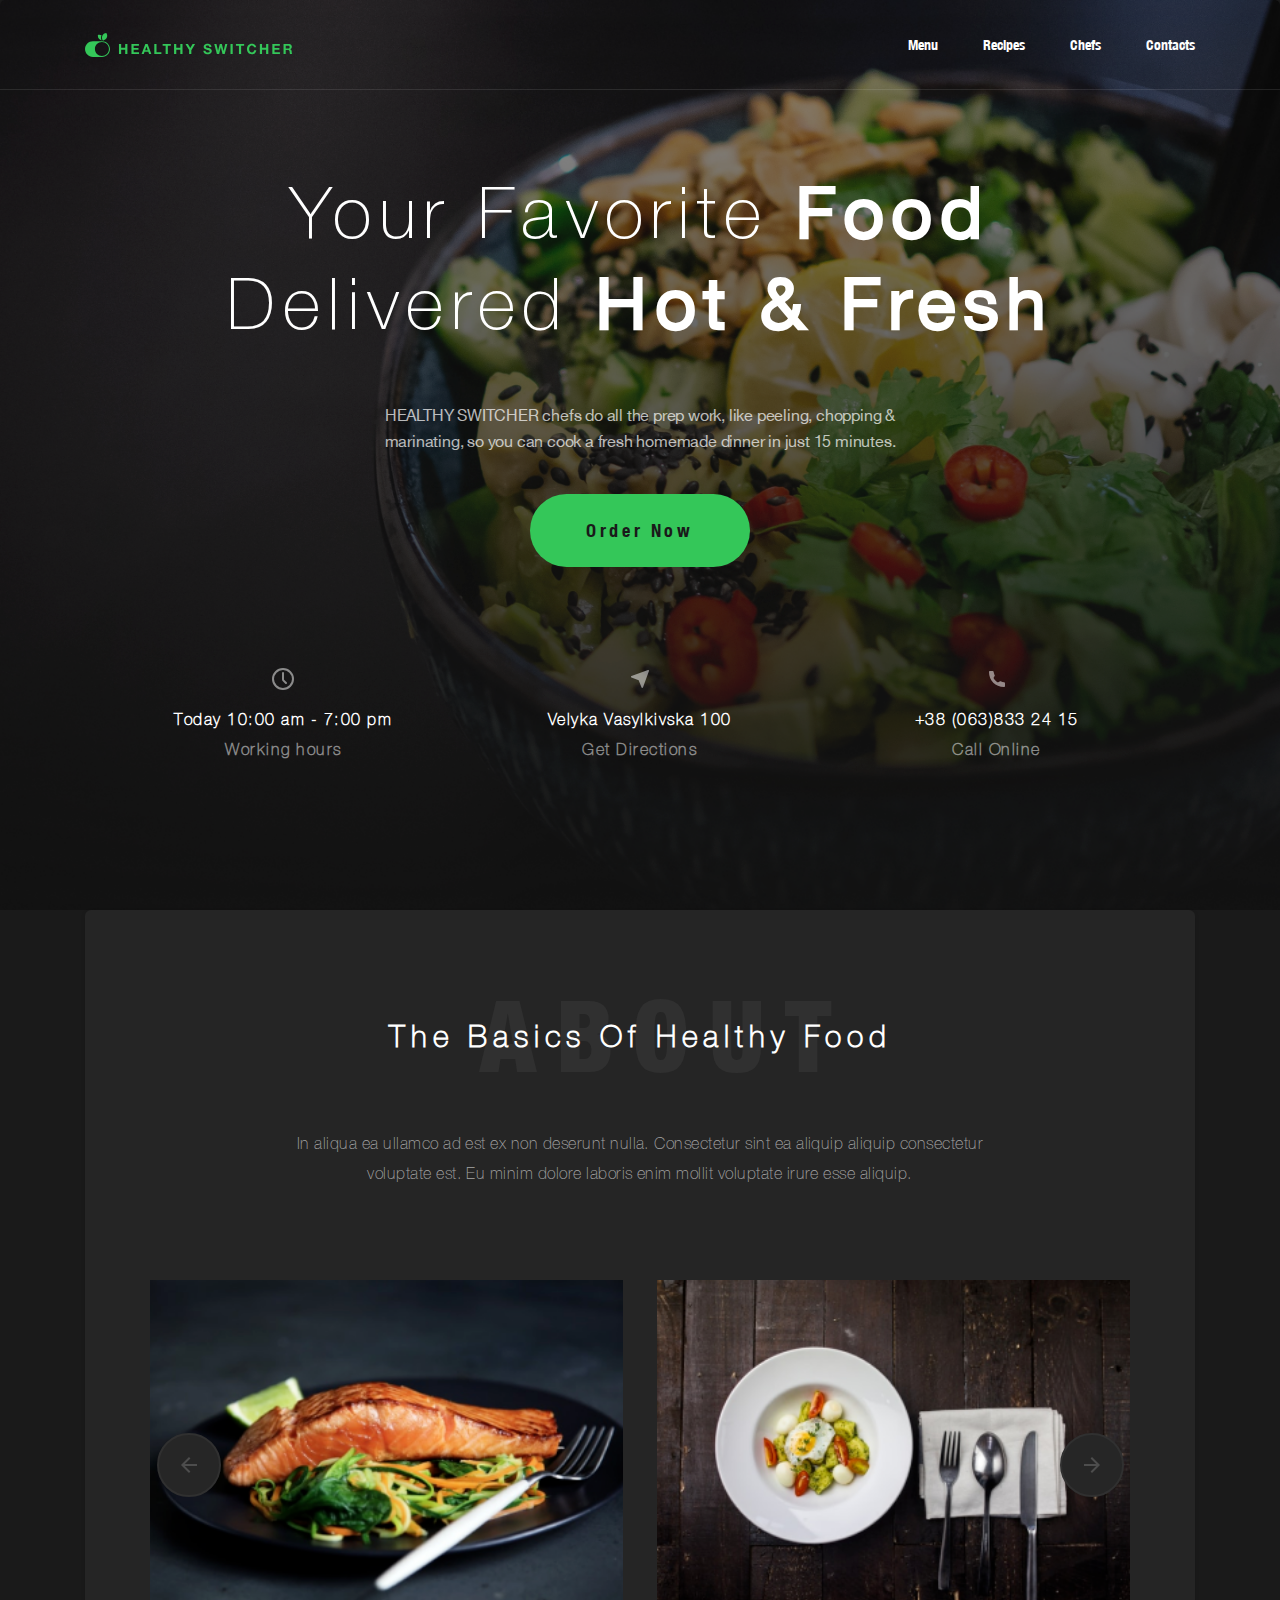
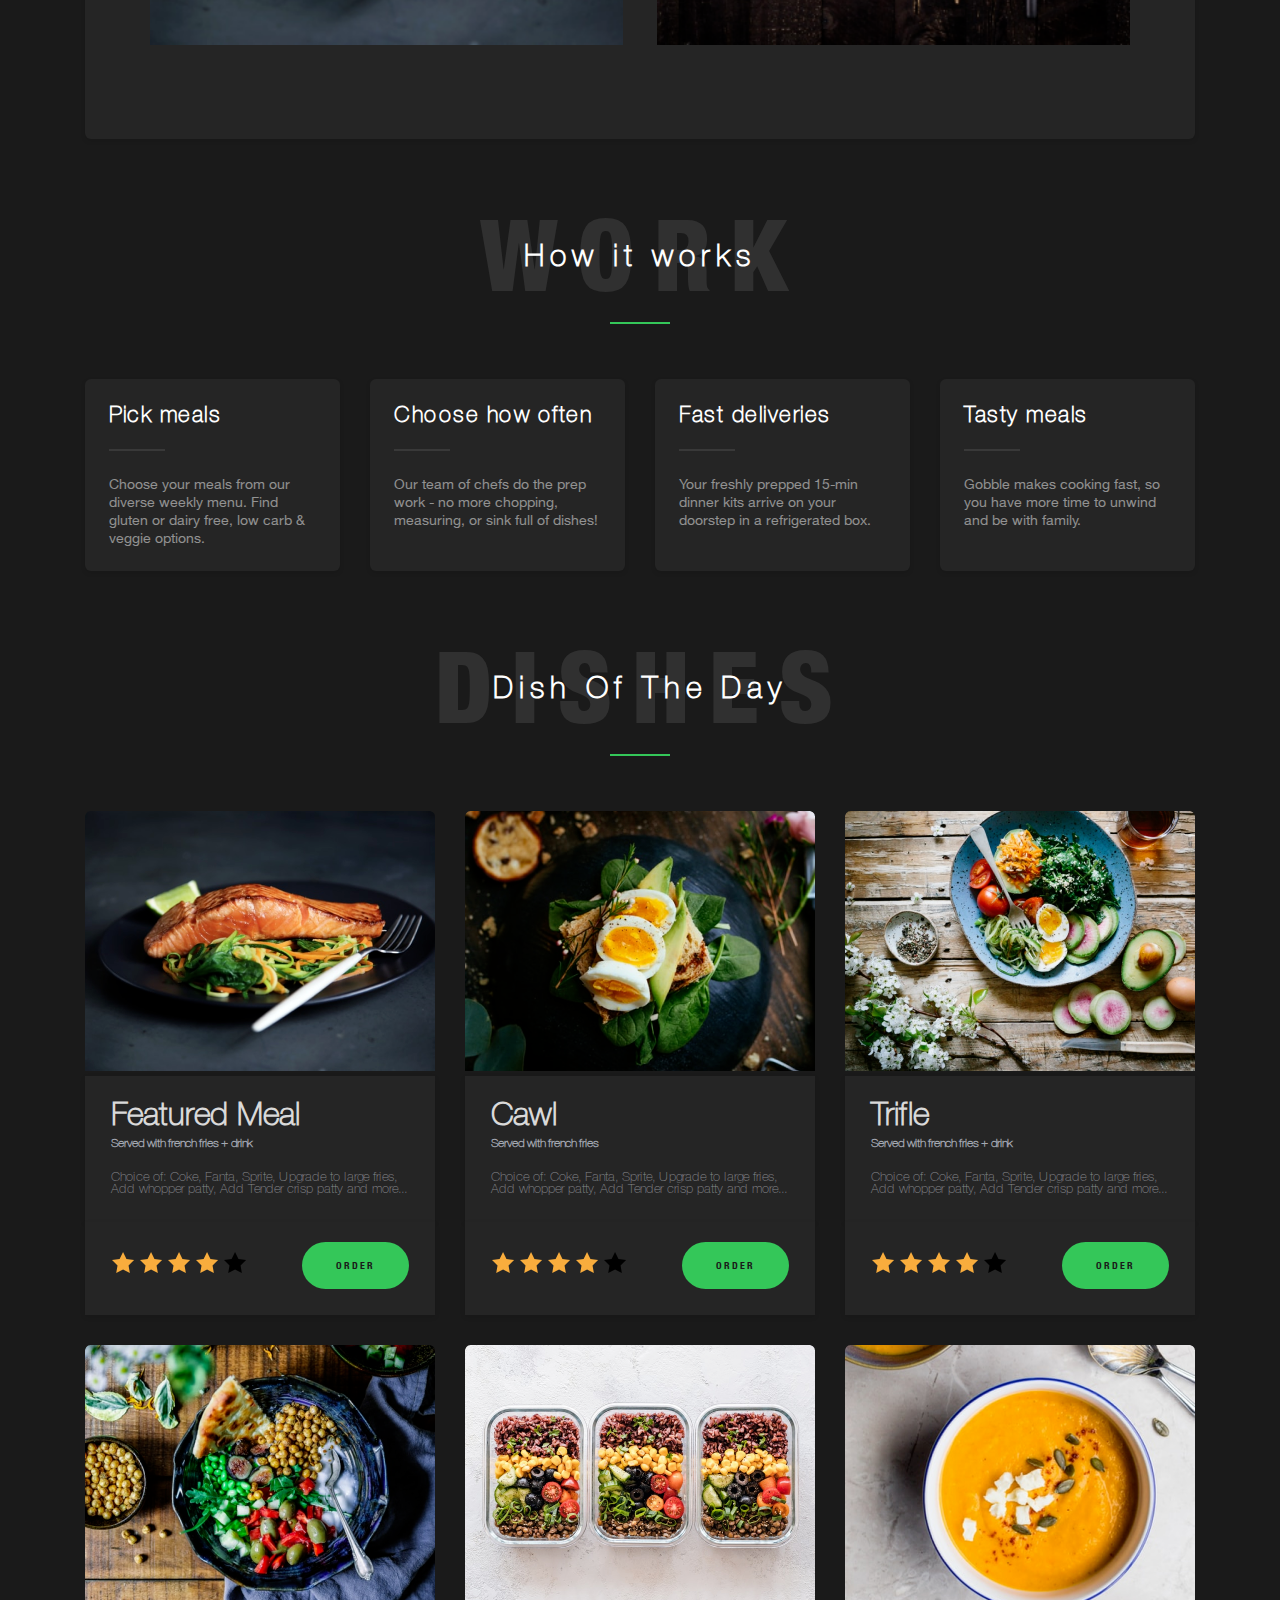
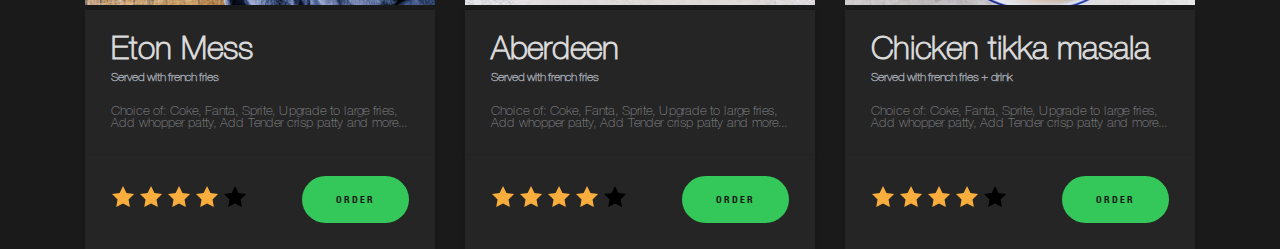
<file: index.html>
<!DOCTYPE html>
<html lang="en">
<head>
    <meta charset="UTF-8">
    <meta http-equiv="X-UA-Compatible" content="IE=edge">
    <meta name="viewport" content="width=device-width, initial-scale=1.0, user-scalable=no">
    <title>Healthy Switcher</title>
    <link rel="stylesheet" href="https://cdn.jsdelivr.net/npm/swiper@8/swiper-bundle.min.css"/>
    <link rel="stylesheet" href="src/styles/css/style.css">
    <link type="image/x-icon" rel="shortcut icon" href="./favicon.ico">
</head>
<body>
    <!-- MAIN -->
    <main class="main">
    <!-- HEADER -->
        <header class="main__header header cont">
            <img class="header__logo" src="public/img/logo/Logo.svg ">
            <nav class="header__nav">
                <div class="header__burger">
                    <div class="header__burger-line"></div>
                </div>
                <ul class="header__nav-cont">
                    <li class="header__nav-item"><a class="header__nav-link" href="#">Menu</a></li>
                    <li class="header__nav-item"><a class="header__nav-link" href="#">Recipes</a></li>
                    <li class="header__nav-item"><a class="header__nav-link" href="#">Chefs</a></li>
                    <li class="header__nav-item"><a class="header__nav-link" href="#">Contacts</a></li>
                </ul>
            </nav>
        </header>
    <!-- /HEADER -->
        <div class="main__content">
            <h1 class="main__title"><span class="main__title_light">Your Favorite</span> Food <br>
                <span class="main__title_light">Delivered</span> Hot & Fresh
            </h1>
            <p class="main__description">HEALTHY SWITCHER chefs do all the prep work, like peeling, chopping & marinating, so you can cook a fresh homemade dinner in just 15 minutes.</p>
            <a class="main__btn" href="#">Order Now</a>
        </div>
        <div class="main__info cont">
            <div class="main__time main__info-block">
                <svg class="main__time-icon main__info-icon" width="24" height="24">
                    <use href="./public/img/icons.svg#clock"/>
                </svg>
                <h3 class="main__info-title">Today 10:00 am - 7:00 pm</h3>
                <h4 class="main__info-descr">Working hours</h4>
            </div>
            <div class="main__location main__info-block">
                <svg class="main__location-icon main__info-icon" width="24" height="24">
                    <use href="./public/img/icons.svg#location"/>
                </svg>
                <h3 class="main__info-title">Velyka Vasylkivska 100</h3>
                <h4 class="main__info-descr">Get Directions</h4>
            </div>
            <div class="main__phone main__info-block">
                <svg class="main__phone-icon main__info-icon" width="24" height="24">
                    <use href="./public/img/icons.svg#phone"/>
                </svg>
                <h3 class="main__info-title">+38 (063)833 24 15</h3>
                <h4 class="main__info-descr">Call Online</h4>
            </div>
        </div>
    </main>
    <!-- /MAIN -->
    <!-- ABOUT -->
    <section class="about cont">
        <h2 class="about__title">The Basics Of Healthy Food</h2>
        <p class="about__descr">In aliqua ea ullamco ad est ex non deserunt nulla. Consectetur sint ea aliquip aliquip consectetur voluptate est. Eu minim dolore laboris enim mollit voluptate irure esse aliquip.</p>
        <div class="swiper">
            <!-- Additional required wrapper -->
            <div class="swiper-wrapper">
              <!-- Slides -->
              <div class="swiper-slide">
                <img src="./public/img/about-slider/slider-food1.png" alt="food">
              </div>
              <div class="swiper-slide">
                <img src="./public/img/about-slider/slider-food2.png" alt="food">
              </div>
              <div class="swiper-slide">
                <img src="./public/img/about-slider/slider-food3.png" alt="food">
              </div>
              <div class="swiper-slide">
                <img src="./public/img/about-slider/slider-food4.png" alt="food">
              </div>
              <div class="swiper-slide">
                <img src="./public/img/about-slider/slider-food5.png" alt="food">
              </div>
              <div class="swiper-slide">
                <img src="./public/img/about-slider/slider-food6.png" alt="food">
              </div>
              <div class="swiper-slide">
                <img src="./public/img/about-slider/slider-food7.png" alt="food">
              </div>
              
            </div>
            <div class="swiper-pagination"></div>
          
            <!-- If we need navigation buttons -->
            <div class="swiper-button-prev"></div>
            <div class="swiper-button-next"></div>
          </div>
    </section>
    <!-- /ABOUT -->
    <!-- WORK -->
    <section class="work cont">
        <h2 class="title work__title">How it works</h2>
        <div class="work__cards-cont">
            <div class="work__card">
                <h3 class="work__card-title">Pick meals</h3>
                <p class="work__card-descr">Choose your meals from our diverse weekly menu. Find gluten or dairy free, low carb & veggie options.</p>
            </div>
            <div class="work__card">
                <h3 class="work__card-title">Choose how often</h3>
                <p class="work__card-descr">Our team of chefs do the prep work - no more chopping, measuring, or sink full of dishes!</p>
            </div>
            <div class="work__card">
                <h3 class="work__card-title">Fast deliveries</h3>
                <p class="work__card-descr">Your freshly prepped 15-min dinner kits arrive on your doorstep in a refrigerated box.</p>
            </div>
            <div class="work__card">
                <h3 class="work__card-title">Tasty meals</h3>
                <p class="work__card-descr">Gobble makes cooking fast, so you have more time to unwind and be with family.</p>
            </div>
        </div>
    </section>
    <!-- /WORK -->
    <!-- POPULAR -->
    <section class="popular cont">
        <h2 class="title popular__title">Dish Of The Day</h2>
        <div class="popular__catalog">
            <div class="popular__card">
                <div class="popular__card-header">
                    <img class="popular__photo-food" src="./public/img/day-foods/day-food1.png" alt="food1">
                </div>
                <div class="popular__card-body">
                    <h3 class="popular__card-title">Featured Meal</h3>
                    <h4 class="popular__card-under-title">Served with french fries + drink</h4>
                    <p class="popular__card-descr">Choice of: Coke, Fanta, Sprite, Upgrade to large fries, Add whopper patty, Add Tender crisp patty and more...</p>
                </div>
                <div class="popular__card-footer">
                    <div class="popular__card-stars-cont">
                        <symbol class="popular__stars" id="star" viewBox="0 0 24 24">
                            <svg width="24" height="24" xmlns="http://www.w3.org/2000/svg">
                                <path d="M12.04 1L8.6275 7.915L1 9.0175L6.52 14.4025L5.215 22L12.04 18.415L18.865 22L17.56 14.4025L23.08 9.025L15.4525 7.915L12.04 1Z" />
                            </svg>
                            <svg width="24" height="24" xmlns="http://www.w3.org/2000/svg">
                                <path d="M12.04 1L8.6275 7.915L1 9.0175L6.52 14.4025L5.215 22L12.04 18.415L18.865 22L17.56 14.4025L23.08 9.025L15.4525 7.915L12.04 1Z" />
                            </svg>
                            <svg width="24" height="24" xmlns="http://www.w3.org/2000/svg">
                                <path d="M12.04 1L8.6275 7.915L1 9.0175L6.52 14.4025L5.215 22L12.04 18.415L18.865 22L17.56 14.4025L23.08 9.025L15.4525 7.915L12.04 1Z" />
                            </svg>
                            <svg width="24" height="24" xmlns="http://www.w3.org/2000/svg">
                                <path d="M12.04 1L8.6275 7.915L1 9.0175L6.52 14.4025L5.215 22L12.04 18.415L18.865 22L17.56 14.4025L23.08 9.025L15.4525 7.915L12.04 1Z" />
                            </svg>
                            <svg width="24" height="24" xmlns="http://www.w3.org/2000/svg">
                                <path d="M12.04 1L8.6275 7.915L1 9.0175L6.52 14.4025L5.215 22L12.04 18.415L18.865 22L17.56 14.4025L23.08 9.025L15.4525 7.915L12.04 1Z" />
                            </svg>
                        </symbol>
                    </div>
                    <button class="popular__card-btn-order">ORDER</button>
                </div>
            </div>
            <div class="popular__card">
                <div class="popular__card-header">
                    <img class="popular__photo-food" src="./public/img/day-foods/day-food2.png" alt="food1">
                </div>
                <div class="popular__card-body">
                    <h3 class="popular__card-title">Cawl</h3>
                    <h4 class="popular__card-under-title">Served with french fries</h4>
                    <p class="popular__card-descr">Choice of: Coke, Fanta, Sprite, Upgrade to large fries, Add whopper patty, Add Tender crisp patty and more...</p>
                </div>
                <div class="popular__card-footer">
                    <div class="popular__card-stars-cont">
                        <symbol class="popular__stars" id="star" viewBox="0 0 24 24">
                            <svg width="24" height="24" xmlns="http://www.w3.org/2000/svg">
                                <path d="M12.04 1L8.6275 7.915L1 9.0175L6.52 14.4025L5.215 22L12.04 18.415L18.865 22L17.56 14.4025L23.08 9.025L15.4525 7.915L12.04 1Z" />
                            </svg>
                            <svg width="24" height="24" xmlns="http://www.w3.org/2000/svg">
                                <path d="M12.04 1L8.6275 7.915L1 9.0175L6.52 14.4025L5.215 22L12.04 18.415L18.865 22L17.56 14.4025L23.08 9.025L15.4525 7.915L12.04 1Z" />
                            </svg>
                            <svg width="24" height="24" xmlns="http://www.w3.org/2000/svg">
                                <path d="M12.04 1L8.6275 7.915L1 9.0175L6.52 14.4025L5.215 22L12.04 18.415L18.865 22L17.56 14.4025L23.08 9.025L15.4525 7.915L12.04 1Z" />
                            </svg>
                            <svg width="24" height="24" xmlns="http://www.w3.org/2000/svg">
                                <path d="M12.04 1L8.6275 7.915L1 9.0175L6.52 14.4025L5.215 22L12.04 18.415L18.865 22L17.56 14.4025L23.08 9.025L15.4525 7.915L12.04 1Z" />
                            </svg>
                            <svg width="24" height="24" xmlns="http://www.w3.org/2000/svg">
                                <path d="M12.04 1L8.6275 7.915L1 9.0175L6.52 14.4025L5.215 22L12.04 18.415L18.865 22L17.56 14.4025L23.08 9.025L15.4525 7.915L12.04 1Z" />
                            </svg>
                        </symbol>
                    </div>
                    <button class="popular__card-btn-order">ORDER</button>
                </div>
            </div>
            <div class="popular__card">
                <div class="popular__card-header">
                    <img class="popular__photo-food" src="./public/img/day-foods/day-food3.png" alt="food1">
                </div>
                <div class="popular__card-body">
                    <h3 class="popular__card-title">Trifle</h3>
                    <h4 class="popular__card-under-title">Served with french fries + drink</h4>
                    <p class="popular__card-descr">Choice of: Coke, Fanta, Sprite, Upgrade to large fries, Add whopper patty, Add Tender crisp patty and more...</p>
                </div>
                <div class="popular__card-footer">
                    <div class="popular__card-stars-cont">
                        <symbol class="popular__stars" id="star" viewBox="0 0 24 24">
                            <svg width="24" height="24" xmlns="http://www.w3.org/2000/svg">
                                <path d="M12.04 1L8.6275 7.915L1 9.0175L6.52 14.4025L5.215 22L12.04 18.415L18.865 22L17.56 14.4025L23.08 9.025L15.4525 7.915L12.04 1Z" />
                            </svg>
                            <svg width="24" height="24" xmlns="http://www.w3.org/2000/svg">
                                <path d="M12.04 1L8.6275 7.915L1 9.0175L6.52 14.4025L5.215 22L12.04 18.415L18.865 22L17.56 14.4025L23.08 9.025L15.4525 7.915L12.04 1Z" />
                            </svg>
                            <svg width="24" height="24" xmlns="http://www.w3.org/2000/svg">
                                <path d="M12.04 1L8.6275 7.915L1 9.0175L6.52 14.4025L5.215 22L12.04 18.415L18.865 22L17.56 14.4025L23.08 9.025L15.4525 7.915L12.04 1Z" />
                            </svg>
                            <svg width="24" height="24" xmlns="http://www.w3.org/2000/svg">
                                <path d="M12.04 1L8.6275 7.915L1 9.0175L6.52 14.4025L5.215 22L12.04 18.415L18.865 22L17.56 14.4025L23.08 9.025L15.4525 7.915L12.04 1Z" />
                            </svg>
                            <svg width="24" height="24" xmlns="http://www.w3.org/2000/svg">
                                <path d="M12.04 1L8.6275 7.915L1 9.0175L6.52 14.4025L5.215 22L12.04 18.415L18.865 22L17.56 14.4025L23.08 9.025L15.4525 7.915L12.04 1Z" />
                            </svg>
                        </symbol>
                    </div>
                    <button class="popular__card-btn-order">ORDER</button>
                </div>
            </div>
            <div class="popular__card">
                <div class="popular__card-header">
                    <img class="popular__photo-food" src="./public/img/day-foods/day-food4.png" alt="food1">
                </div>
                <div class="popular__card-body">
                    <h3 class="popular__card-title">Eton Mess</h3>
                    <h4 class="popular__card-under-title">Served with french fries</h4>
                    <p class="popular__card-descr">Choice of: Coke, Fanta, Sprite, Upgrade to large fries, Add whopper patty, Add Tender crisp patty and more...</p>
                </div>
                <div class="popular__card-footer">
                    <div class="popular__card-stars-cont">
                        <symbol class="popular__stars" id="star" viewBox="0 0 24 24">
                            <svg width="24" height="24" xmlns="http://www.w3.org/2000/svg">
                                <path d="M12.04 1L8.6275 7.915L1 9.0175L6.52 14.4025L5.215 22L12.04 18.415L18.865 22L17.56 14.4025L23.08 9.025L15.4525 7.915L12.04 1Z" />
                            </svg>
                            <svg width="24" height="24" xmlns="http://www.w3.org/2000/svg">
                                <path d="M12.04 1L8.6275 7.915L1 9.0175L6.52 14.4025L5.215 22L12.04 18.415L18.865 22L17.56 14.4025L23.08 9.025L15.4525 7.915L12.04 1Z" />
                            </svg>
                            <svg width="24" height="24" xmlns="http://www.w3.org/2000/svg">
                                <path d="M12.04 1L8.6275 7.915L1 9.0175L6.52 14.4025L5.215 22L12.04 18.415L18.865 22L17.56 14.4025L23.08 9.025L15.4525 7.915L12.04 1Z" />
                            </svg>
                            <svg width="24" height="24" xmlns="http://www.w3.org/2000/svg">
                                <path d="M12.04 1L8.6275 7.915L1 9.0175L6.52 14.4025L5.215 22L12.04 18.415L18.865 22L17.56 14.4025L23.08 9.025L15.4525 7.915L12.04 1Z" />
                            </svg>
                            <svg width="24" height="24" xmlns="http://www.w3.org/2000/svg">
                                <path d="M12.04 1L8.6275 7.915L1 9.0175L6.52 14.4025L5.215 22L12.04 18.415L18.865 22L17.56 14.4025L23.08 9.025L15.4525 7.915L12.04 1Z" />
                            </svg>
                        </symbol>
                    </div>
                    <button class="popular__card-btn-order">ORDER</button>
                </div>
            </div>
            <div class="popular__card">
                <div class="popular__card-header">
                    <img class="popular__photo-food" src="./public/img/day-foods/day-food5.png" alt="food1">
                </div>
                <div class="popular__card-body">
                    <h3 class="popular__card-title">Aberdeen</h3>
                    <h4 class="popular__card-under-title">Served with french fries</h4>
                    <p class="popular__card-descr">Choice of: Coke, Fanta, Sprite, Upgrade to large fries, Add whopper patty, Add Tender crisp patty and more...</p>
                </div>
                <div class="popular__card-footer">
                    <div class="popular__card-stars-cont">
                        <symbol class="popular__stars" id="star" viewBox="0 0 24 24">
                            <svg width="24" height="24" xmlns="http://www.w3.org/2000/svg">
                                <path d="M12.04 1L8.6275 7.915L1 9.0175L6.52 14.4025L5.215 22L12.04 18.415L18.865 22L17.56 14.4025L23.08 9.025L15.4525 7.915L12.04 1Z" />
                            </svg>
                            <svg width="24" height="24" xmlns="http://www.w3.org/2000/svg">
                                <path d="M12.04 1L8.6275 7.915L1 9.0175L6.52 14.4025L5.215 22L12.04 18.415L18.865 22L17.56 14.4025L23.08 9.025L15.4525 7.915L12.04 1Z" />
                            </svg>
                            <svg width="24" height="24" xmlns="http://www.w3.org/2000/svg">
                                <path d="M12.04 1L8.6275 7.915L1 9.0175L6.52 14.4025L5.215 22L12.04 18.415L18.865 22L17.56 14.4025L23.08 9.025L15.4525 7.915L12.04 1Z" />
                            </svg>
                            <svg width="24" height="24" xmlns="http://www.w3.org/2000/svg">
                                <path d="M12.04 1L8.6275 7.915L1 9.0175L6.52 14.4025L5.215 22L12.04 18.415L18.865 22L17.56 14.4025L23.08 9.025L15.4525 7.915L12.04 1Z" />
                            </svg>
                            <svg width="24" height="24" xmlns="http://www.w3.org/2000/svg">
                                <path d="M12.04 1L8.6275 7.915L1 9.0175L6.52 14.4025L5.215 22L12.04 18.415L18.865 22L17.56 14.4025L23.08 9.025L15.4525 7.915L12.04 1Z" />
                            </svg>
                        </symbol>
                    </div>
                    <button class="popular__card-btn-order">ORDER</button>
                </div>
            </div>
            <div class="popular__card">
                <div class="popular__card-header">
                    <img class="popular__photo-food" src="./public/img/day-foods/day-food6.png" alt="food1">
                </div>
                <div class="popular__card-body">
                    <h3 class="popular__card-title">Chicken tikka masala</h3>
                    <h4 class="popular__card-under-title">Served with french fries + drink</h4>
                    <p class="popular__card-descr">Choice of: Coke, Fanta, Sprite, Upgrade to large fries, Add whopper patty, Add Tender crisp patty and more...</p>
                </div>
                <div class="popular__card-footer">
                    <div class="popular__card-stars-cont">
                        <symbol class="popular__stars" id="star" viewBox="0 0 24 24">
                            <svg width="24" height="24" xmlns="http://www.w3.org/2000/svg">
                                <path d="M12.04 1L8.6275 7.915L1 9.0175L6.52 14.4025L5.215 22L12.04 18.415L18.865 22L17.56 14.4025L23.08 9.025L15.4525 7.915L12.04 1Z" />
                            </svg>
                            <svg width="24" height="24" xmlns="http://www.w3.org/2000/svg">
                                <path d="M12.04 1L8.6275 7.915L1 9.0175L6.52 14.4025L5.215 22L12.04 18.415L18.865 22L17.56 14.4025L23.08 9.025L15.4525 7.915L12.04 1Z" />
                            </svg>
                            <svg width="24" height="24" xmlns="http://www.w3.org/2000/svg">
                                <path d="M12.04 1L8.6275 7.915L1 9.0175L6.52 14.4025L5.215 22L12.04 18.415L18.865 22L17.56 14.4025L23.08 9.025L15.4525 7.915L12.04 1Z" />
                            </svg>
                            <svg width="24" height="24" xmlns="http://www.w3.org/2000/svg">
                                <path d="M12.04 1L8.6275 7.915L1 9.0175L6.52 14.4025L5.215 22L12.04 18.415L18.865 22L17.56 14.4025L23.08 9.025L15.4525 7.915L12.04 1Z" />
                            </svg>
                            <svg width="24" height="24" xmlns="http://www.w3.org/2000/svg">
                                <path d="M12.04 1L8.6275 7.915L1 9.0175L6.52 14.4025L5.215 22L12.04 18.415L18.865 22L17.56 14.4025L23.08 9.025L15.4525 7.915L12.04 1Z" />
                            </svg>
                        </symbol>
                    </div>
                    <button class="popular__card-btn-order">ORDER</button>
                </div>
            </div>
        </div>
    </section>
    <!-- /POPULAR -->

    <script src="https://cdn.jsdelivr.net/npm/swiper@8/swiper-bundle.min.js"></script>
    <script src="src/js/swiper.js"></script>
</body>
</html>
</file>
<file: src/styles/css/style.css>
@font-face {
  font-family: "HelveticaNC-Black";
  src: url("../../../public/fonts/Helvetica Neue Condensed Black.ttf") format("truetype");
}
@font-face {
  font-family: "HelveticaNC-Bold";
  src: url("../../../public/fonts/Helvetica Neue Condensed Bold.ttf") format("truetype");
}
@font-face {
  font-family: "HelveticaNC-Thin";
  src: url("../../../public/fonts/Helvetica Neuelt Thin.ttf") format("truetype");
}
@font-face {
  font-family: "HelveticaN-Roman";
  src: url("../../../public/fonts/Helvetica Neuelt Roman.ttf") format("truetype");
}
* {
  margin: 0;
  padding: 0;
  box-sizing: border-box;
  font-family: "HelveticaN-Roman";
}

body {
  background-color: #1A1A1A;
  overflow-x: hidden;
}

.cont {
  max-width: 1110px;
  margin: 0 auto;
}

a {
  text-decoration: none;
  color: #1A1A1A;
}

.title {
  color: #fff;
  font-size: 30px;
  text-align: center;
  margin: 90px 0;
  line-height: 60px;
  letter-spacing: 0.2em;
  font-family: "HelveticaNC-Thin";
  position: relative;
  z-index: 1;
}
.title::after {
  content: "";
  position: absolute;
  height: 2px;
  width: 60px;
  background-color: #34C759;
  bottom: -35px;
  left: calc(50% - 30px);
}
.title::before {
  content: "WORK";
  color: #303030;
  font-size: 100px;
  font-weight: 900;
  line-height: 150px;
  letter-spacing: 0.2em;
  font-family: "HelveticaNC-Black";
  position: absolute;
  top: -50px;
  left: calc(50% - 160px);
  z-index: -1;
}
@media (max-width: 486px) {
  .title::before {
    top: -5px;
    font-size: 90px;
    line-height: 45px;
  }
}
@media (max-width: 486px) {
  .title {
    margin-bottom: 80px;
    line-height: 45px;
  }
}

.main {
  padding-bottom: 1px;
  background-image: url("../../../public/img/first-screen-bg.png");
  background-repeat: no-repeat;
  background-size: cover;
}
.main__header {
  display: flex;
  justify-content: space-between;
  align-items: center;
  flex-direction: row;
}
@media (max-width: 600px) {
  .main {
    background-position: center;
    padding-bottom: 0px;
  }
}
.main .header {
  position: relative;
}
.main .header::after {
  content: "";
  height: 1px;
  background-color: #fff;
  width: 100%;
  position: absolute;
  bottom: 0;
  left: 0;
  opacity: 0.1;
  transform: scaleX(3);
  -webkit-transform: scaleX(3);
  -moz-transform: scaleX(3);
  -ms-transform: scaleX(3);
  -o-transform: scaleX(3);
}
.main .header__nav {
  display: flex;
  justify-content: space-between;
  align-items: center;
  flex-direction: row;
  height: 90px;
}
.main .header__nav-cont {
  display: flex;
  justify-content: space-between;
  align-items: center;
  flex-direction: row;
  list-style-type: none;
  height: 100%;
}
@media (max-width: 660px) {
  .main .header__nav-cont {
    display: none;
  }
}
.main .header__nav-item {
  display: flex;
  justify-content: space-between;
  align-items: center;
  flex-direction: row;
  height: 100%;
}
.main .header__nav-item:not(:last-child) .header__nav-link {
  margin-right: 45px;
}
.main .header__nav-link {
  display: flex;
  justify-content: space-between;
  align-items: center;
  flex-direction: row;
  color: #fff;
  font-size: 14px;
  height: 100%;
  font-family: "HelveticaNC-Bold";
  transition: all 0.2s ease;
  -webkit-transition: all 0.2s ease;
  -moz-transition: all 0.2s ease;
  -ms-transition: all 0.2s ease;
  -o-transition: all 0.2s ease;
}
.main .header__nav-link:hover {
  color: #34C759;
}
.main .header__burger {
  cursor: pointer;
  display: none;
  position: relative;
  height: 25px;
  width: 35px;
}
.main .header__burger::after, .main .header__burger::before {
  content: "";
  position: absolute;
  width: 100%;
  height: 1.5px;
  background-color: #fff;
}
.main .header__burger::after {
  top: 0;
}
.main .header__burger::before {
  bottom: 0;
}
@media (max-width: 660px) {
  .main .header__burger {
    display: flex;
    justify-content: center;
    align-items: center;
    flex-direction: row;
  }
}
.main .header__burger-line {
  width: 100%;
  height: 1.5px;
  background-color: #fff;
}
@media (max-width: 1150px) {
  .main .header {
    padding: 0 15px;
  }
}
.main__content {
  display: flex;
  justify-content: center;
  align-items: center;
  flex-direction: column;
  margin: 80px 0;
}
@media (max-width: 724px) {
  .main__content {
    padding: 20px;
    align-items: flex-start;
    margin: 50px 0;
  }
}
.main__title {
  color: #fff;
  font-size: 72px;
  letter-spacing: 0.1em;
  text-align: center;
  line-height: 84px;
  margin-bottom: 50px;
}
.main__title_light {
  font-family: "HelveticaNC-Thin";
  font-weight: 300;
}
@media (max-width: 724px) {
  .main__title {
    text-align: left;
    font-size: 48px;
    line-height: 54px;
  }
}
.main__description {
  color: #fff;
  font-size: 16px;
  font-family: "HelveticaN-Roman";
  max-width: 580px;
  opacity: 0.7;
  font-weight: 400;
  font-size: 16px;
  line-height: 26px;
  text-align: center;
  letter-spacing: -0.2px;
  margin-bottom: 40px;
}
@media (max-width: 724px) {
  .main__description {
    text-align: left;
  }
}
.main__btn {
  color: #1A1A1A;
  font-size: 18px;
  font-family: "HelveticaNC-Bold";
  padding: 25px 56px;
  background-color: #34C759;
  border-radius: 43px;
  -webkit-border-radius: 43px;
  -moz-border-radius: 43px;
  -ms-border-radius: 43px;
  -o-border-radius: 43px;
  text-align: center;
  letter-spacing: 0.2em;
  transition: backgroundColor 0.2s ease;
  -webkit-transition: backgroundColor 0.2s ease;
  -moz-transition: backgroundColor 0.2s ease;
  -ms-transition: backgroundColor 0.2s ease;
  -o-transition: backgroundColor 0.2s ease;
}
.main__btn:hover {
  background-color: #2EAB4E;
}
.main__btn:active {
  outline: 3px solid rgba(46, 171, 77, 0.6235294118);
}
.main__btn:focus {
  outline: 3px solid rgba(46, 171, 77, 0.6235294118);
}
.main__info {
  display: grid;
  grid-template-columns: repeat(3, 1fr);
  margin-bottom: 123px;
  padding: 20px;
}
@media (max-width: 800px) {
  .main__info {
    grid-template-columns: repeat(2, 1fr);
  }
}
@media (max-width: 556px) {
  .main__info {
    grid-template-columns: 1fr;
  }
}
@media (max-width: 800px) {
  .main__phone {
    grid-column: 1/3;
  }
}
@media (max-width: 556px) {
  .main__phone {
    grid-column: auto;
  }
}
.main__info-block {
  display: flex;
  justify-content: center;
  align-items: center;
  flex-direction: column;
  padding: 0 15px;
}
@media (max-width: 725px) {
  .main__info-block {
    align-items: flex-start;
  }
}
@media (max-width: 556px) {
  .main__info-block {
    margin-bottom: 20px;
  }
}
.main__info-icon {
  margin-bottom: 15px;
}
.main__info-title, .main__info-descr {
  font-family: "HelveticaNC-Thin";
  letter-spacing: 1.5px;
}
.main__info-title {
  color: #fff;
  font-size: 16px;
  line-height: 30px;
}
.main__info-descr {
  color: rgba(255, 255, 255, 0.5);
  font-size: 16px;
  line-height: 30px;
}

.about {
  padding: 100px 65px 90px;
  background-color: #252525;
  box-shadow: 0px 2px 5px rgba(0, 0, 0, 0.1);
  border-radius: 6px;
  display: flex;
  justify-content: center;
  align-items: center;
  flex-direction: column;
}
@media (max-width: 486px) {
  .about {
    padding: 100px 20px 90px;
  }
}
.about__title {
  color: #fff;
  font-size: 30px;
  text-align: center;
  margin-bottom: 60px;
  line-height: 60px;
  letter-spacing: 0.2em;
  font-family: "HelveticaNC-Thin";
  position: relative;
  z-index: 1;
}
.about__title::before {
  content: "ABOUT";
  color: #303030;
  font-size: 100px;
  font-weight: 900;
  line-height: 150px;
  letter-spacing: 0.2em;
  font-family: "HelveticaNC-Black";
  position: absolute;
  top: -50px;
  left: calc(50% - 160px);
  z-index: -1;
}
@media (max-width: 486px) {
  .about__title::before {
    top: -5px;
    font-size: 90px;
    line-height: 45px;
  }
}
@media (max-width: 486px) {
  .about__title {
    margin-bottom: 20px;
    line-height: 45px;
  }
}
.about__descr {
  max-width: 734px;
  color: rgb(166, 166, 166);
  font-size: 16px;
  font-family: "HelveticaNC-Thin";
  letter-spacing: 0.03em;
  text-align: center;
  line-height: 30px;
}

.swiper {
  width: 100%;
  margin-top: 90px;
}
@media (max-width: 486px) {
  .swiper {
    margin-top: 40px;
  }
}

.swiper-slide img {
  max-width: 100%;
  width: 100%;
}

.swiper-slide {
  text-align: center;
}

.swiper-button-next {
  right: 25px;
}

.swiper-button-prev {
  left: 25px;
}

.swiper-button-next:after, .swiper-button-prev:after {
  content: none;
}

.swiper-button-next:after, .swiper-button-prev:after {
  content: "";
  position: absolute;
  width: 16px;
  height: 16px;
  background-image: url(../../../public/icons/arrow.svg);
  background-color: #262626;
  border-radius: 60px;
  -webkit-border-radius: 60px;
  -moz-border-radius: 60px;
  -ms-border-radius: 60px;
  -o-border-radius: 60px;
  border: 2px solid #303030;
  width: 60px;
  height: 60px;
  background-repeat: no-repeat;
  background-position: center;
  transition: all 0.2s ease;
  -webkit-transition: all 0.2s ease;
  -moz-transition: all 0.2s ease;
  -ms-transition: all 0.2s ease;
  -o-transition: all 0.2s ease;
}
@media (max-width: 524px) {
  .swiper-button-next:after, .swiper-button-prev:after {
    display: none;
  }
}

.swiper-button-next:hover.swiper-button-next:after,
.swiper-button-prev:hover.swiper-button-prev:after {
  background-color: #303030;
}

.swiper-button-next:focus.swiper-button-next:after,
.swiper-button-prev:focus.swiper-button-prev:after {
  background-color: #303030;
}

.swiper-button-prev:after {
  transform: rotate(180deg);
  -webkit-transform: rotate(180deg);
  -moz-transform: rotate(180deg);
  -ms-transform: rotate(180deg);
  -o-transform: rotate(180deg);
}
.swiper-button-prev:after:hover {
  background-color: #7a7a7a;
}

.swiper-pagination {
  position: static;
  margin-top: 10px;
}
@media (min-width: 525px) {
  .swiper-pagination {
    display: none;
  }
}

.swiper-pagination-bullet {
  width: 15px;
  height: 15px;
  opacity: 0.6;
}

.swiper-pagination-bullet-active {
  background-color: #34C759;
}

@media (max-width: 600px) {
  .work {
    padding: 0 20px;
  }
}
.work__cards-cont {
  display: grid;
  grid-template-columns: repeat(auto-fit, 255px);
  gap: 30px;
}
@media (max-width: 1178px) {
  .work__cards-cont {
    grid-template-columns: repeat(2, 364px);
    grid-template-rows: repeat(2, 186px);
    justify-content: center;
  }
}
@media (max-width: 826px) {
  .work__cards-cont {
    grid-template-columns: repeat(2, 255px);
  }
}
@media (max-width: 600px) {
  .work__cards-cont {
    grid-template-columns: minmax(150px, 360px);
    grid-template-rows: auto;
  }
}
.work__card {
  padding: 24px;
  height: 100%;
  background-color: #252525;
  transition: all 0.2s ease;
  -webkit-transition: all 0.2s ease;
  -moz-transition: all 0.2s ease;
  -ms-transition: all 0.2s ease;
  -o-transition: all 0.2s ease;
  box-shadow: 0px 2px 5px rgba(0, 0, 0, 0.1);
  border-radius: 6px;
  -webkit-border-radius: 6px;
  -moz-border-radius: 6px;
  -ms-border-radius: 6px;
  -o-border-radius: 6px;
}
.work__card:hover {
  scale: 1.05;
  rotate: 2deg;
  background-color: #34C759;
}
.work__card:hover .work__card-title {
  color: #252525;
}
.work__card:hover .work__card-descr {
  color: #252525;
}
.work__card:hover .work__card-title::after {
  background-color: #191919;
}
.work__card-title {
  color: #fff;
  font-size: 22px;
  margin-bottom: 46px;
  position: relative;
  width: fit-content;
  font-family: "HelveticaNC-Thin";
  line-height: 26px;
  letter-spacing: 1.5px;
  transition: all 0.2s ease;
  -webkit-transition: all 0.2s ease;
  -moz-transition: all 0.2s ease;
  -ms-transition: all 0.2s ease;
  -o-transition: all 0.2s ease;
}
.work__card-title::after {
  content: "";
  background-color: rgba(146, 146, 146, 0.19);
  width: 56px;
  height: 2px;
  position: absolute;
  bottom: -22px;
  left: 0;
  transition: all 0.2s ease;
  -webkit-transition: all 0.2s ease;
  -moz-transition: all 0.2s ease;
  -ms-transition: all 0.2s ease;
  -o-transition: all 0.2s ease;
}
.work__card-descr {
  color: rgba(255, 255, 255, 0.5);
  font-size: 14px;
  line-height: 18px;
  transition: all 0.2s ease;
  -webkit-transition: all 0.2s ease;
  -moz-transition: all 0.2s ease;
  -ms-transition: all 0.2s ease;
  -o-transition: all 0.2s ease;
}

@media (max-width: 1176px) {
  .popular {
    padding: 20px;
  }
}
.popular__title::before {
  content: "DISHES";
  left: calc(50% - 205px);
}
.popular__catalog {
  display: grid;
  grid-template-columns: repeat(3, minmax(250px, 1fr));
  gap: 30px;
}
@media (max-width: 1030px) {
  .popular__catalog {
    grid-template-columns: repeat(2, minmax(250px, 1fr));
  }
}
@media (max-width: 590px) {
  .popular__catalog {
    grid-template-columns: repeat(1, minmax(250px, 360px));
    justify-content: center;
  }
}
.popular__card {
  border-radius: 6px;
  -webkit-border-radius: 6px;
  -moz-border-radius: 6px;
  -ms-border-radius: 6px;
  -o-border-radius: 6px;
}
.popular__photo-food {
  width: 100%;
  height: 100%;
}
.popular__card-body {
  padding: 26px;
  background: #252525;
  box-shadow: 0px 2px 5px rgba(0, 0, 0, 0.1);
}
.popular__card-title {
  color: #d9d9d9;
  font-size: 32px;
  font-family: "HelveticaNC-Thin";
  width: fit-content;
  line-height: 30px;
  margin-bottom: 4px;
}
.popular__card-under-title {
  color: #A4A8B2;
  font-size: 12px;
  font-family: "HelveticaNC-Thin";
  width: fit-content;
  line-height: 16px;
  margin-bottom: 20px;
}
.popular__card-descr {
  color: #85878C;
  font-size: 13px;
  font-family: "HelveticaNC-Thin";
  width: fit-content;
}
.popular__card-footer {
  padding: 20px 26px 26px 26px;
  background: #252525;
  box-shadow: 0px 2px 5px rgba(0, 0, 0, 0.1);
  display: flex;
  justify-content: space-between;
  align-items: center;
  flex-direction: row;
}
@media (max-width: 700px) {
  .popular__card-footer {
    flex-direction: column;
    align-items: flex-start;
    gap: 20px;
  }
}
.popular__card-btn-order {
  color: #1A1A1A;
  font-size: 10px;
  cursor: pointer;
  font-family: "HelveticaNC-Bold";
  padding: 15px 32px;
  background-color: #34C759;
  border-color: transparent;
  border-radius: 43px;
  -webkit-border-radius: 43px;
  -moz-border-radius: 43px;
  -ms-border-radius: 43px;
  -o-border-radius: 43px;
  text-align: center;
  letter-spacing: 0.2em;
  transition: backgroundColor 0.2s ease;
  -webkit-transition: backgroundColor 0.2s ease;
  -moz-transition: backgroundColor 0.2s ease;
  -ms-transition: backgroundColor 0.2s ease;
  -o-transition: backgroundColor 0.2s ease;
}
.popular__card-btn-order:hover {
  background-color: #2EAB4E;
}
.popular__card-btn-order:active {
  outline: 3px solid rgba(46, 171, 77, 0.6235294118);
}
.popular__card-btn-order:focus {
  outline: 3px solid rgba(46, 171, 77, 0.6235294118);
}
@media (max-width: 700px) {
  .popular__card-btn-order {
    width: 100%;
  }
}
.popular__stars > svg:not(:last-child) {
  fill: #F9AD3D;
}/*# sourceMappingURL=style.css.map */
</file>
